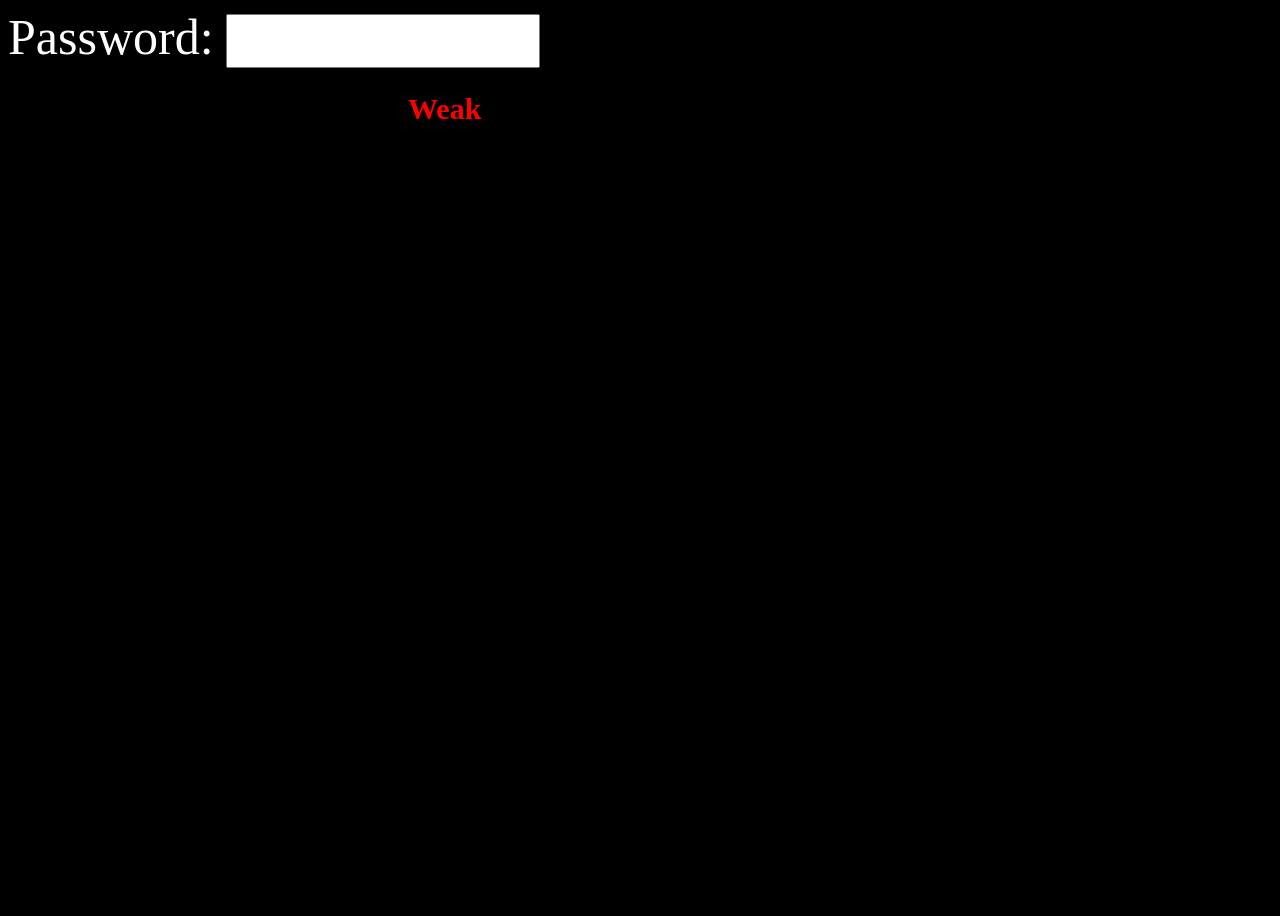
<file: 01_Password_Strength_Checker/index.html>
<!DOCTYPE html>
<html lang="en">

<head>
    <meta charset="UTF-8">
    <meta name="viewport" content="width=device-width, initial-scale=1.0">
    <title>Document</title>
</head>

<body style="background-color: black; height: 100vh; color: white; font-size: 50px;">

    <div>
        <label for="pass">Password: </label>
        <input type="password" id="pass" style="height: 40px; width: 300px; font-size: 40px; padding: 5px;">
        <h2 style="color: red; font-size: 30px; margin-left: 400px;">Weak</h2>
    </div>

    <script src="script.js"></script>
</body>

</html>
</file>
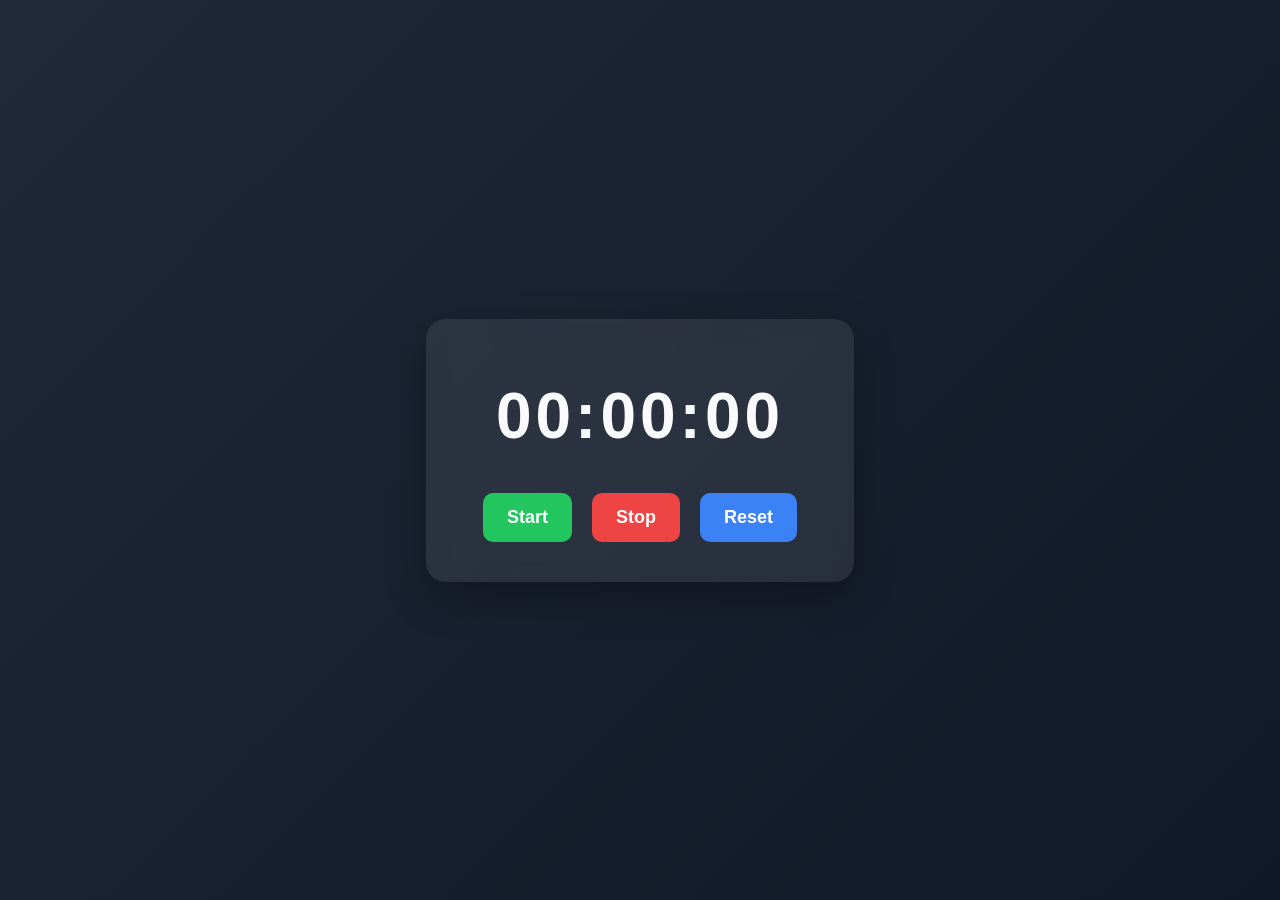
<file: 02_stopWatch/index.html>
<!DOCTYPE html>
<html lang="en">

<head>
    <meta charset="UTF-8">
    <meta name="viewport" content="width=device-width, initial-scale=1.0">
    <title>Stopwatch</title>
    <link rel="stylesheet" href="style.css">
</head>

<body>
    <div id="main">
        <h1>00:00:00</h1>
        <div class="controls">
            <button id="start">Start</button>
            <button id="stop">Stop</button>
            <button id="reset">Reset</button>
        </div>
    </div>

    <script src="script.js"></script>
</body>

</html>
</file>
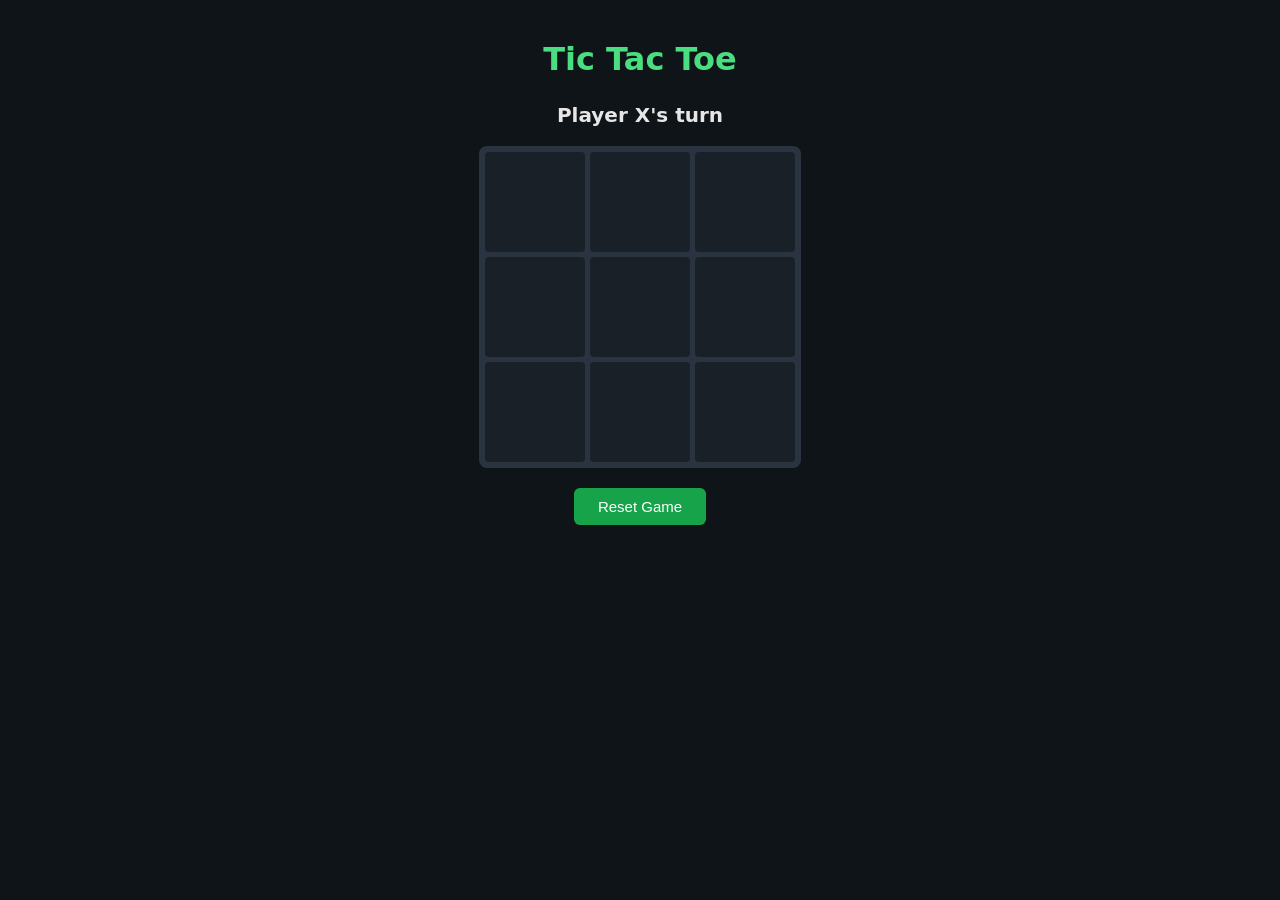
<file: 03_Tic_Tac_Toe/index.html>
<!DOCTYPE html>
<html lang="en">

<head>
    <meta charset="UTF-8" />
    <title>Tic Tac Toe</title>
    <link rel="stylesheet" href="style.css">
</head>

<body>

    <h1>Tic Tac Toe</h1>
    <div id="status">Player X's turn</div>

    <div id="board">
        <button class="cell" id="0"></button>
        <button class="cell" id="1"></button>
        <button class="cell" id="2"></button>
        <button class="cell" id="3"></button>
        <button class="cell" id="4"></button>
        <button class="cell" id="5"></button>
        <button class="cell" id="6"></button>
        <button class="cell" id="7"></button>
        <button class="cell" id="8"></button>
    </div>

    <button class="reset" id="resetBtn">Reset Game</button>

    <script src="./script.js">

    </script>
</body>

</html>
</file>
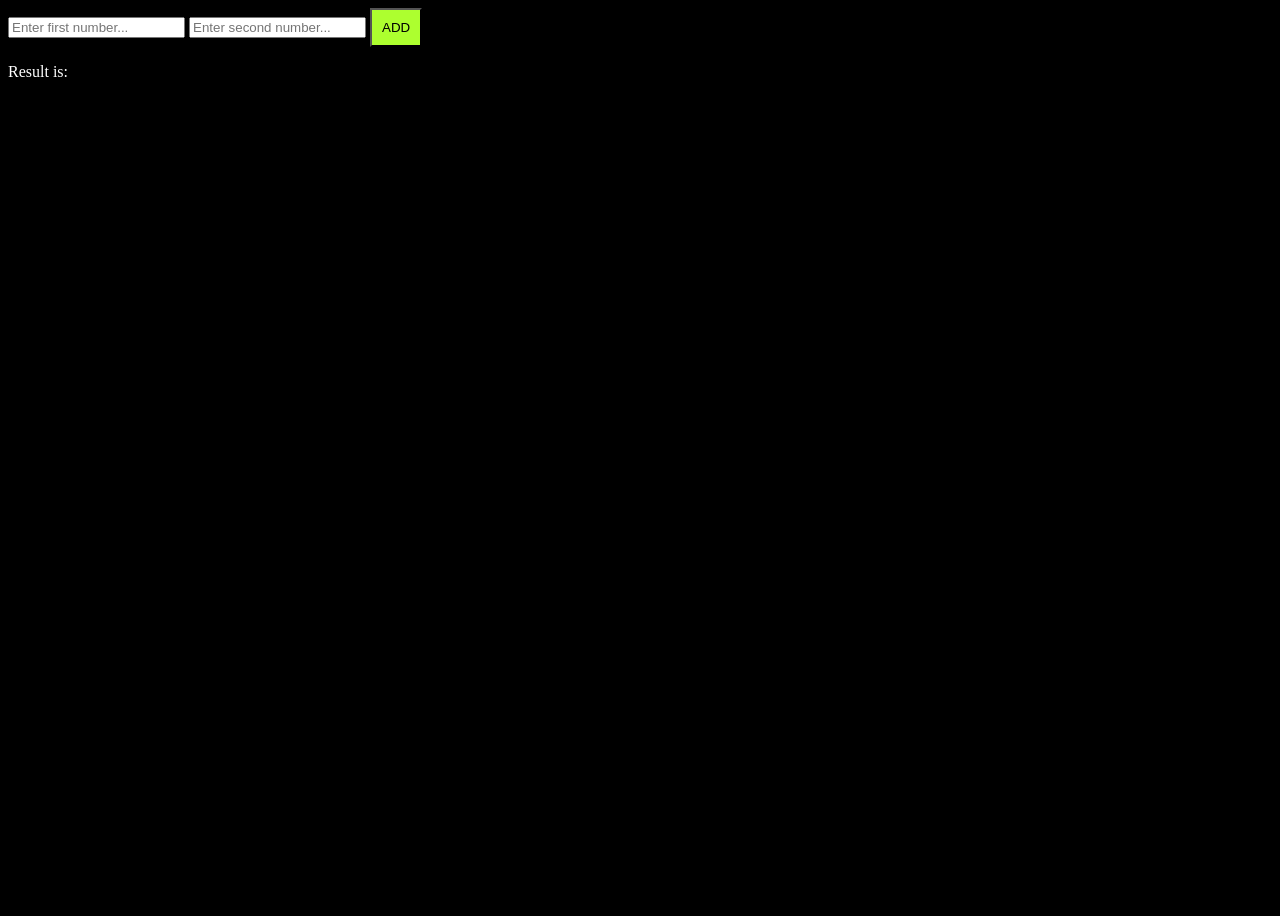
<file: 04_Calculator/index.html>
<!DOCTYPE html>
<html lang="en">

<head>
    <meta charset="UTF-8">
    <meta name="viewport" content="width=device-width, initial-scale=1.0">
    <title>Document</title>
</head>

<body style="background-color: black; height: 100vh; color:  white;">

    <form>
        <input required id="first" type="number" placeholder="Enter first number...">
        <input required id="second" type="number" placeholder="Enter second number...">

        <button type="submit" style="background-color: greenyellow; padding: 10px;">ADD</button>
        <p>Result is: </p>
    </form>
    <script src="script.js"></script>
</body>

</html>
</file>
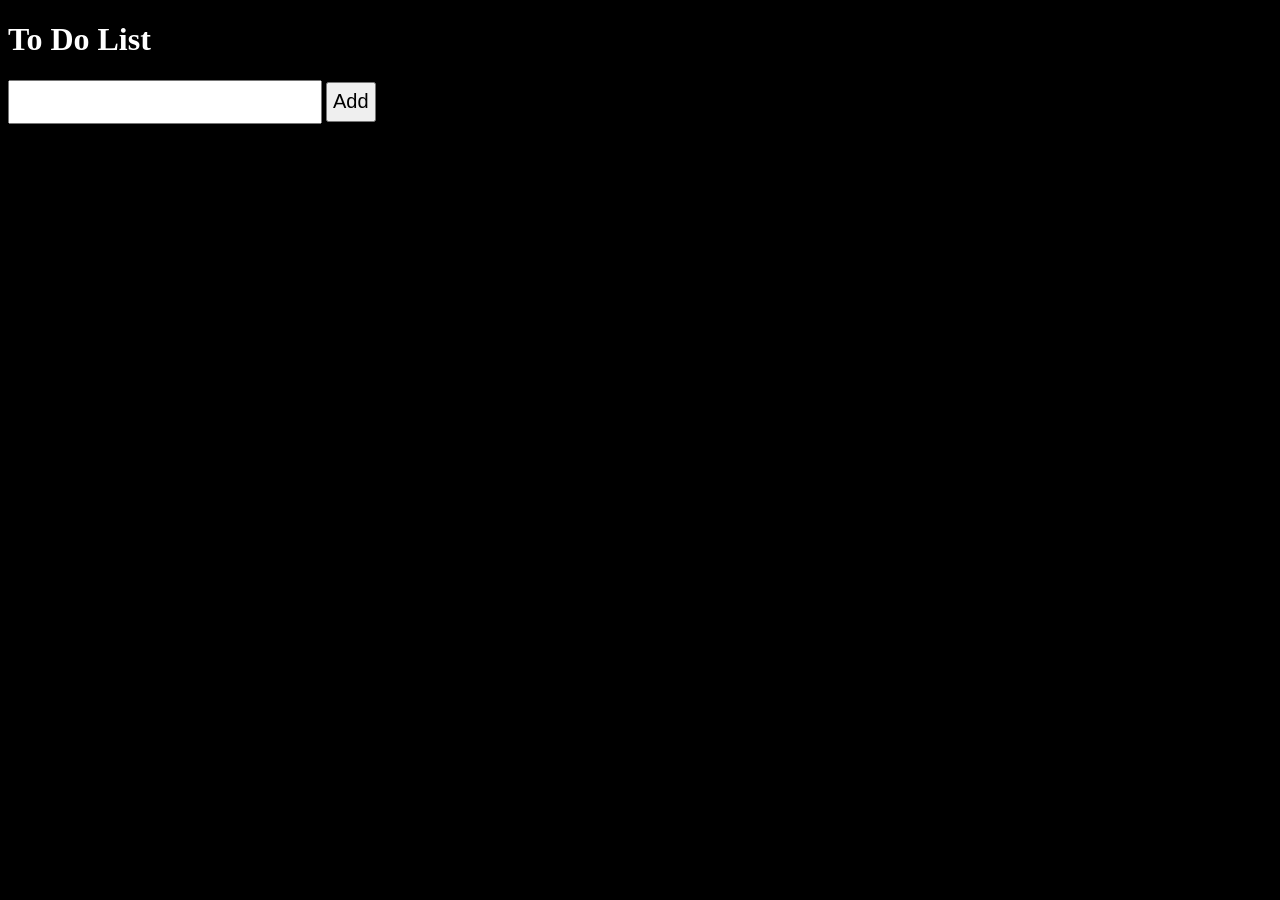
<file: 05_Todo/index.html>
<!DOCTYPE html>
<html lang="en">
<head>
    <meta charset="UTF-8">
    <meta name="viewport" content="width=device-width, initial-scale=1.0">
    <title>Document</title>
</head>
<body style="background-color: black; color: white;">
    <h1>To Do List</h1>
    <form>
        <input type="text" required name="task" id="task" style="width: 300px; height: 30px; padding: 5px; font-size: 20px;">
        <button type="submit" style="height: 40px; padding: 5px; font-size: 20px;">Add</button>
    </form>

    <br><br>
    <div id="allTask"></div>
    
    <script src="script.js"></script>
</body>
</html>
</file>
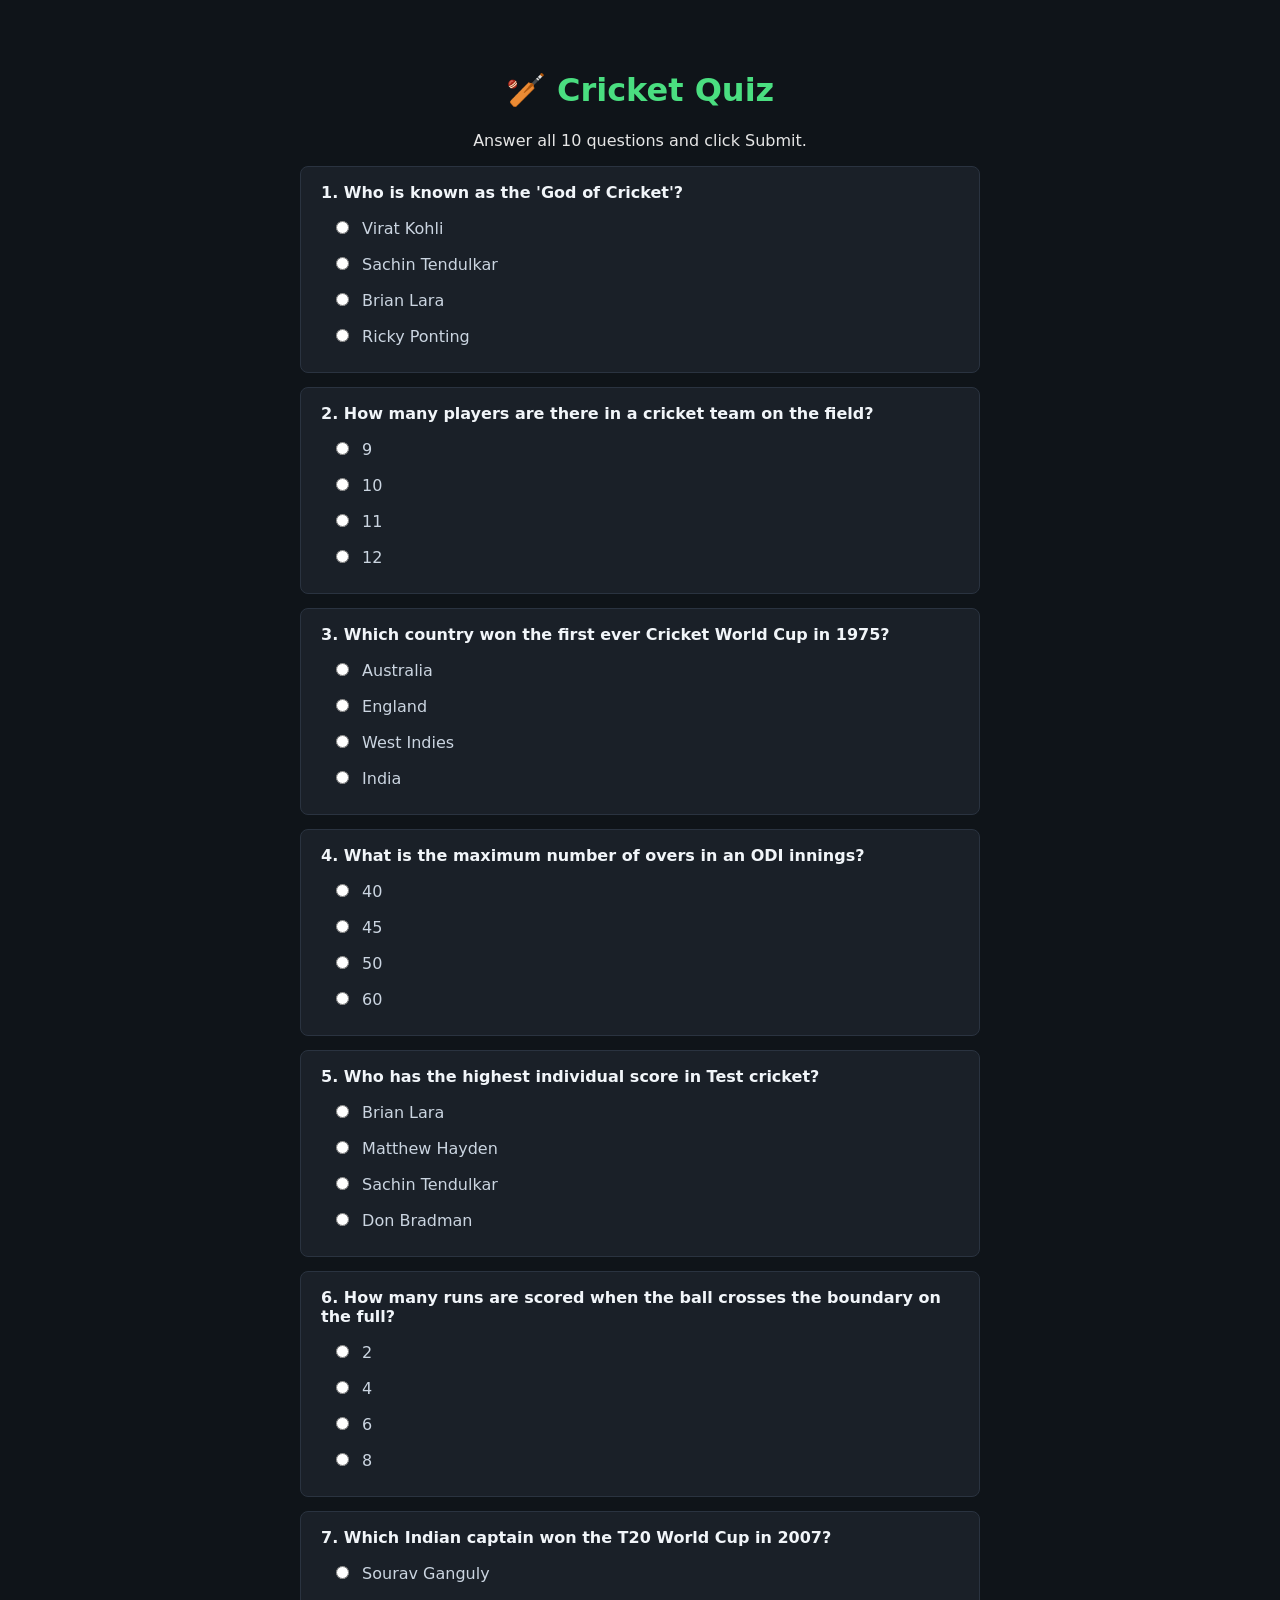
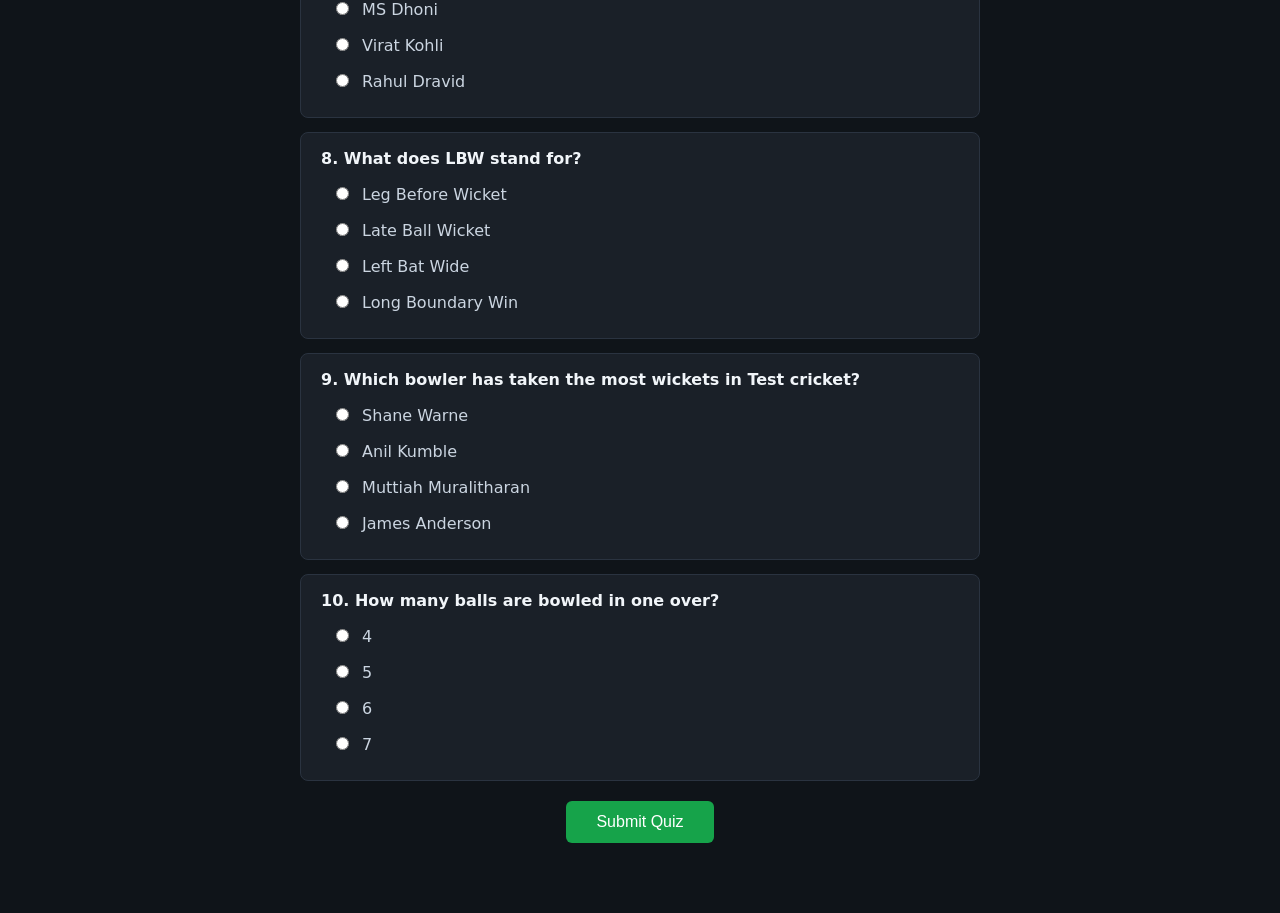
<file: 06_Quiz/index.html>
<!DOCTYPE html>
<html lang="en">

<head>
  <meta charset="UTF-8" />
  <title>Cricket Quiz</title>
  <link rel="stylesheet" href="style.css">
</head>

<body>

  <h1>🏏 Cricket Quiz</h1>
  <p style="text-align:center;">Answer all 10 questions and click Submit.</p>

  <form id="quizForm">

    <div class="question">
      <p>1. Who is known as the 'God of Cricket'?</p>
      <div class="options">
        <label><input type="radio" name="q1" value="Virat Kohli"> Virat Kohli</label>
        <label><input type="radio" name="q1" value="Sachin Tendulkar"> Sachin Tendulkar</label>
        <label><input type="radio" name="q1" value="Brian Lara"> Brian Lara</label>
        <label><input type="radio" name="q1" value="Ricky Ponting"> Ricky Ponting</label>
      </div>
    </div>

    <div class="question">
      <p>2. How many players are there in a cricket team on the field?</p>
      <div class="options">
        <label><input type="radio" name="q2" value="9"> 9</label>
        <label><input type="radio" name="q2" value="10"> 10</label>
        <label><input type="radio" name="q2" value="11"> 11</label>
        <label><input type="radio" name="q2" value="12"> 12</label>
      </div>
    </div>

    <div class="question">
      <p>3. Which country won the first ever Cricket World Cup in 1975?</p>
      <div class="options">
        <label><input type="radio" name="q3" value="Australia"> Australia</label>
        <label><input type="radio" name="q3" value="England"> England</label>
        <label><input type="radio" name="q3" value="West Indies"> West Indies</label>
        <label><input type="radio" name="q3" value="India"> India</label>
      </div>
    </div>

    <div class="question">
      <p>4. What is the maximum number of overs in an ODI innings?</p>
      <div class="options">
        <label><input type="radio" name="q4" value="40"> 40</label>
        <label><input type="radio" name="q4" value="45"> 45</label>
        <label><input type="radio" name="q4" value="50"> 50</label>
        <label><input type="radio" name="q4" value="60"> 60</label>
      </div>
    </div>

    <div class="question">
      <p>5. Who has the highest individual score in Test cricket?</p>
      <div class="options">
        <label><input type="radio" name="q5" value="Brian Lara"> Brian Lara</label>
        <label><input type="radio" name="q5" value="Matthew Hayden"> Matthew Hayden</label>
        <label><input type="radio" name="q5" value="Sachin Tendulkar"> Sachin Tendulkar</label>
        <label><input type="radio" name="q5" value="Don Bradman"> Don Bradman</label>
      </div>
    </div>

    <div class="question">
      <p>6. How many runs are scored when the ball crosses the boundary on the full?</p>
      <div class="options">
        <label><input type="radio" name="q6" value="2"> 2</label>
        <label><input type="radio" name="q6" value="4"> 4</label>
        <label><input type="radio" name="q6" value="6"> 6</label>
        <label><input type="radio" name="q6" value="8"> 8</label>
      </div>
    </div>

    <div class="question">
      <p>7. Which Indian captain won the T20 World Cup in 2007?</p>
      <div class="options">
        <label><input type="radio" name="q7" value="Sourav Ganguly"> Sourav Ganguly</label>
        <label><input type="radio" name="q7" value="MS Dhoni"> MS Dhoni</label>
        <label><input type="radio" name="q7" value="Virat Kohli"> Virat Kohli</label>
        <label><input type="radio" name="q7" value="Rahul Dravid"> Rahul Dravid</label>
      </div>
    </div>

    <div class="question">
      <p>8. What does LBW stand for?</p>
      <div class="options">
        <label><input type="radio" name="q8" value="Leg Before Wicket"> Leg Before Wicket</label>
        <label><input type="radio" name="q8" value="Late Ball Wicket"> Late Ball Wicket</label>
        <label><input type="radio" name="q8" value="Left Bat Wide"> Left Bat Wide</label>
        <label><input type="radio" name="q8" value="Long Boundary Win"> Long Boundary Win</label>
      </div>
    </div>

    <div class="question">
      <p>9. Which bowler has taken the most wickets in Test cricket?</p>
      <div class="options">
        <label><input type="radio" name="q9" value="Shane Warne"> Shane Warne</label>
        <label><input type="radio" name="q9" value="Anil Kumble"> Anil Kumble</label>
        <label><input type="radio" name="q9" value="Muttiah Muralitharan"> Muttiah Muralitharan</label>
        <label><input type="radio" name="q9" value="James Anderson"> James Anderson</label>
      </div>
    </div>

    <div class="question">
      <p>10. How many balls are bowled in one over?</p>
      <div class="options">
        <label><input type="radio" name="q10" value="4"> 4</label>
        <label><input type="radio" name="q10" value="5"> 5</label>
        <label><input type="radio" name="q10" value="6"> 6</label>
        <label><input type="radio" name="q10" value="7"> 7</label>
      </div>
    </div>

    <button type="submit">Submit Quiz</button>
  </form>

  <div id="output"></div>

  <script src="./script.js">
  </script>
</body>

</html>
</file>
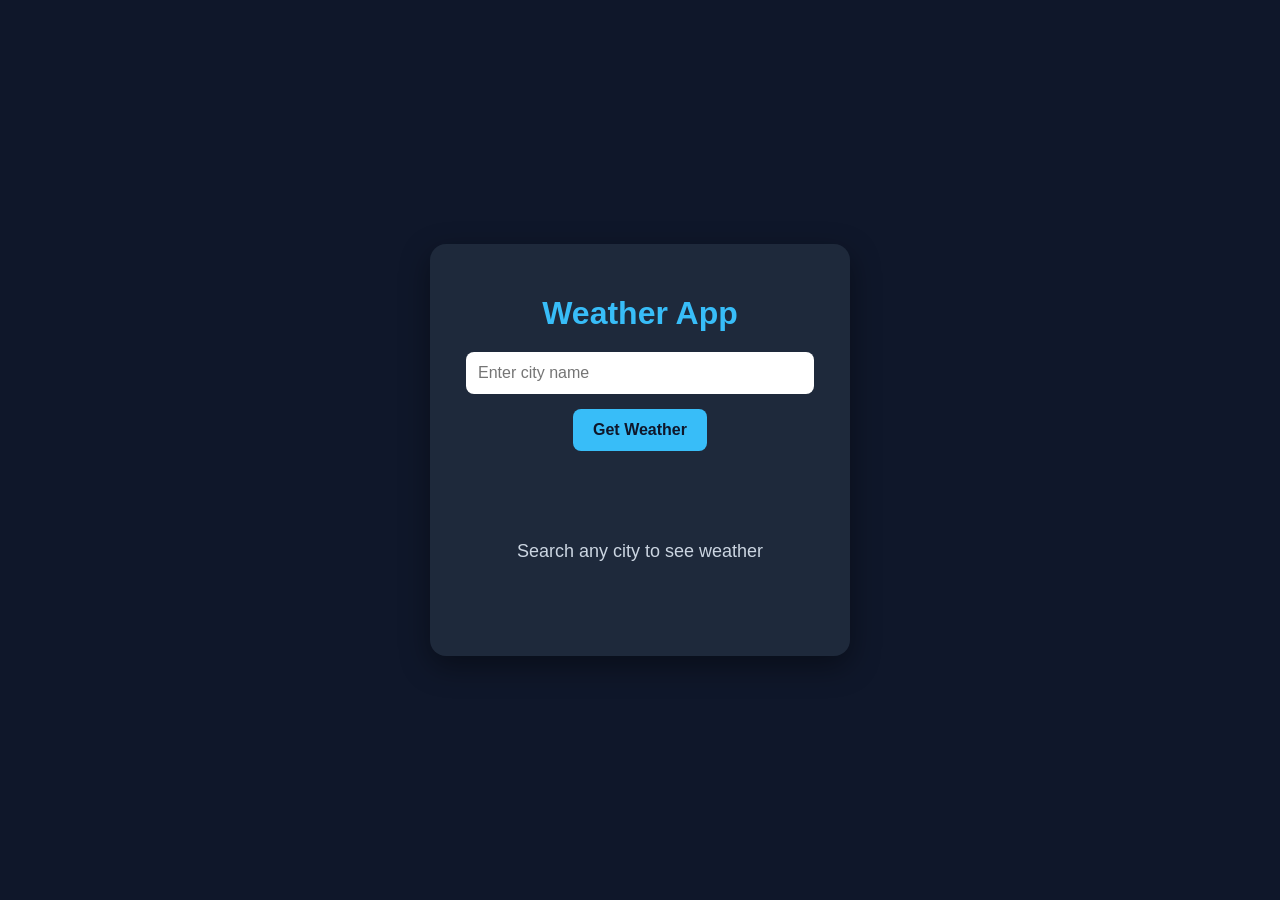
<file: 07_weather_project/index.html>
<!DOCTYPE html>
<html lang="en">
<head>
  <meta charset="UTF-8" />
  <meta name="viewport" content="width=device-width, initial-scale=1.0" />
  <title>Weather App</title>
  <link rel="stylesheet" href="style.css">

</head>

<body>

  <div class="container">
    <h1>Weather App</h1>

    <input type="text" id="cityInput" placeholder="Enter city name" />

    <br />

    <button id="weatherButton">Get Weather</button>

    <div class="weather-box" id="weatherBox">
      <p class="condition">Search any city to see weather</p>
    </div>
  </div>

   <script src="./script.js"></script>

</body>
</html>
</file>
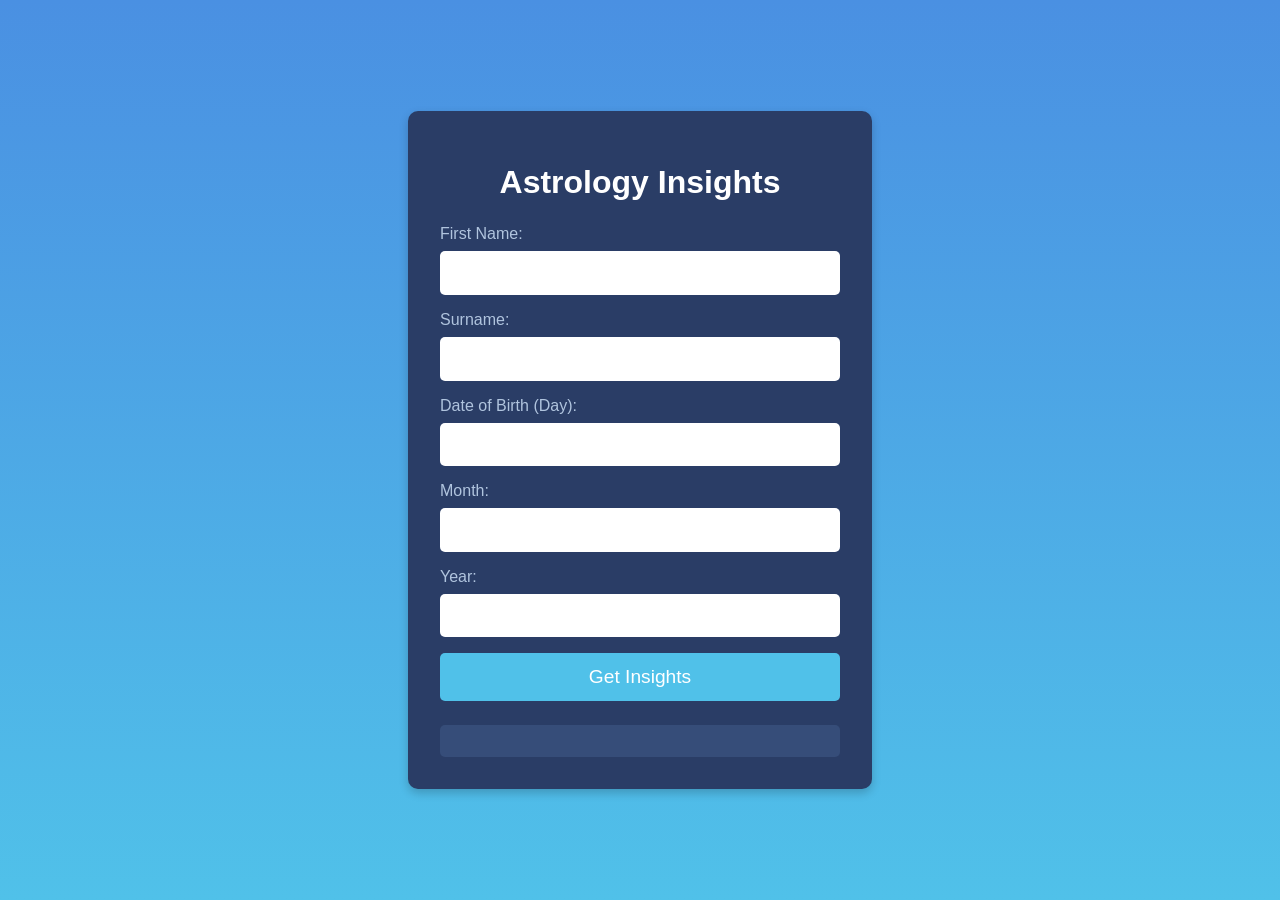
<file: 08_Astrology/index.html>
<!DOCTYPE html>
<html lang="en">
<head>
    <meta charset="UTF-8">
    <meta name="viewport" content="width=device-width, initial-scale=1.0">
    <title>Document</title>
    <link rel="stylesheet" href="./style.css">
</head>
<body>
     <div class="container">
        <h1>Astrology Insights</h1>
        <form id="astroForm">
            <label for="name">First Name:</label>
            <input type="text" id="name" name="name" required>

            <label for="surname">Surname:</label>
            <input type="text" id="surname" name="surname" required>

            <label for="day">Date of Birth (Day):</label>
            <input type="number" id="day" name="day" min="1" max="31" required>

            <label for="month">Month:</label>
            <input type="number" id="month" name="month" min="1" max="12" required>

            <label for="year">Year:</label>
            <input type="number" id="year" name="year" min="1900" max="2025" required>

            <input type="submit" value="Get Insights">
        </form>
        <div class="result" id="result"></div>
    </div>
</body>
<script src="./script.js"></script>
</html>
</file>
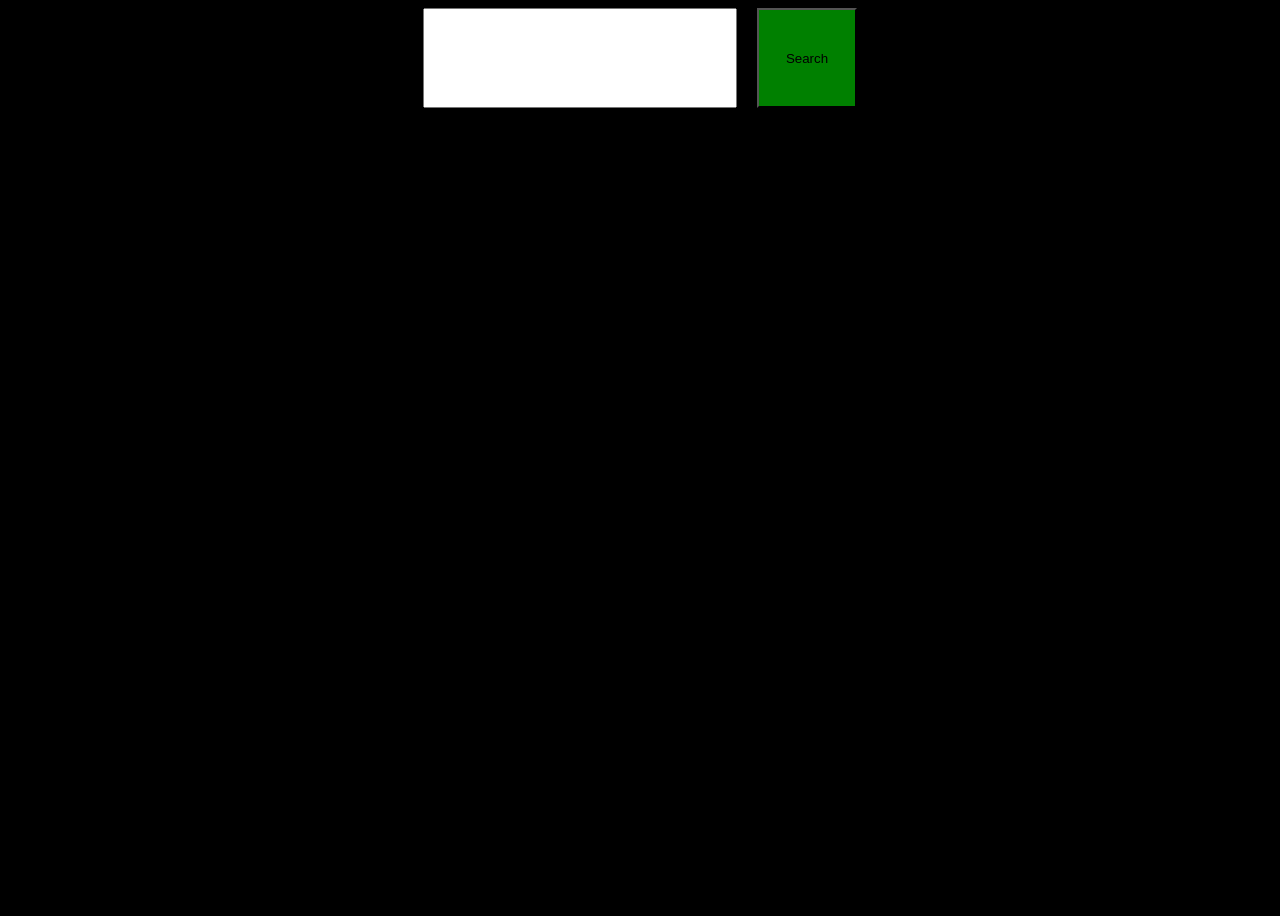
<file: 09_No_of_user_search/index.html>
<!DOCTYPE html>
<html lang="en">
<head>
    <meta charset="UTF-8">
    <meta name="viewport" content="width=device-width, initial-scale=1.0">
    <title>Document</title>
</head>
<body style="background-color: black; color: white; font-size: 20px; height: 100vh;">
    
    <div style="display: flex; justify-content: center; gap: 20px; margin-bottom: 50px;">
        <input type="number" style="width: 300px; padding: 5px; font-size: 40px;">
        <button style="background-color: green; padding: 5px; height: 100px; width: 100px;">Search</button>
    </div>

    <div id="root" style="display: flex; justify-content: center; flex-wrap: wrap; gap: 35px;"></div>
    
    <script src="./script.js"></script>
</body>
</html>
</file>
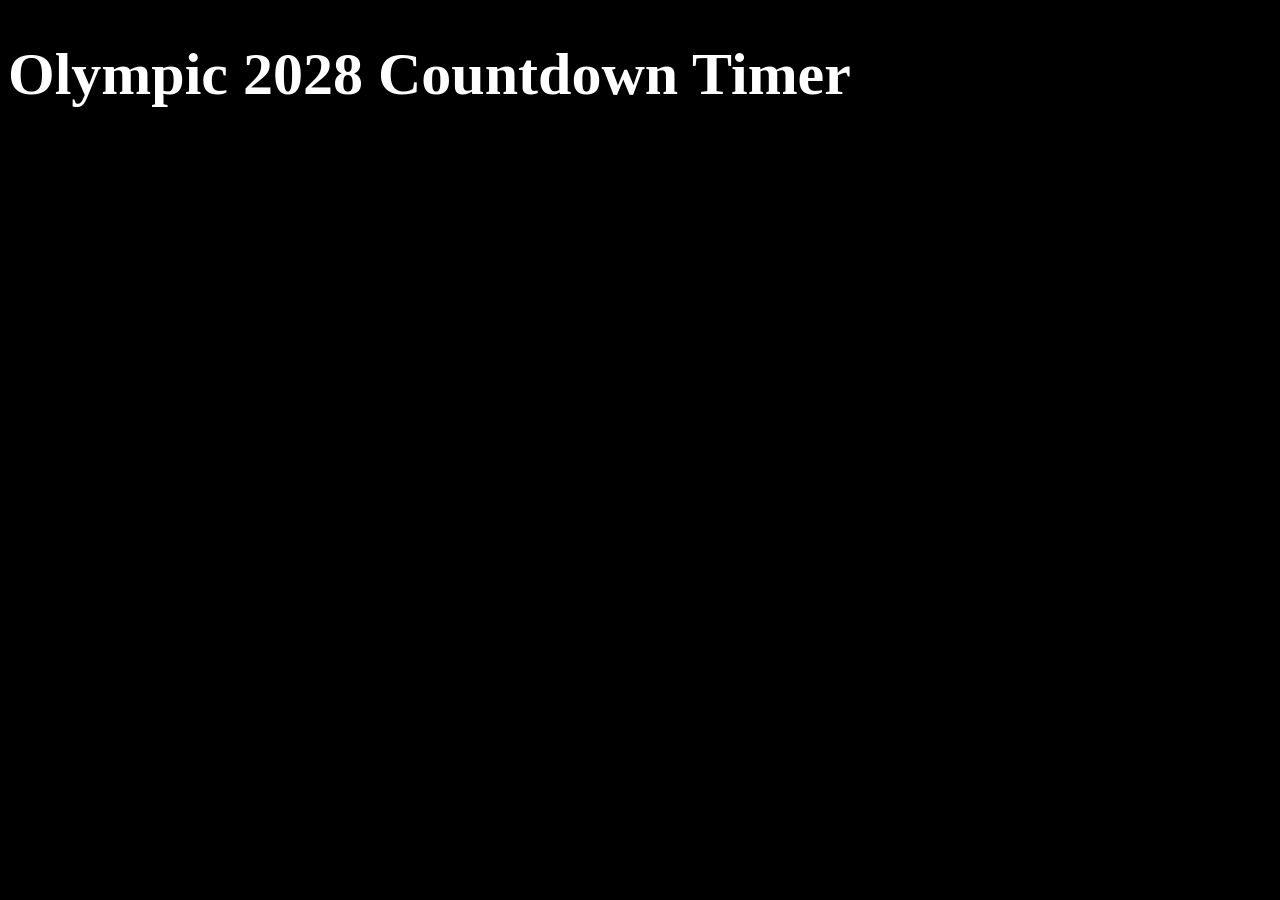
<file: 10_TimeCountDown/index.html>
<!DOCTYPE html>
<html lang="en">
<head>
    <meta charset="UTF-8">
    <meta name="viewport" content="width=device-width, initial-scale=1.0">
    <title>Document</title>
</head>
<body style="background-color: black; color: white; font-size: 30px;">
    <h1>Olympic 2028 Countdown Timer</h1>
    <h2></h2>


    <script src="script.js"></script>
</body>
</html>
</file>
<file: 02_stopWatch/style.css>
body {
    margin: 0;
    min-height: 100vh;
    display: flex;
    justify-content: center;
    align-items: center;
    font-family: Arial, Helvetica, sans-serif;
    background: linear-gradient(135deg, #1f2937, #111827);
    color: #f9fafb;
}

#main {
    background: rgba(255, 255, 255, 0.08);
    padding: 40px 50px;
    border-radius: 20px;
    box-shadow: 0 15px 40px rgba(0, 0, 0, 0.3);
    backdrop-filter: blur(10px);
    text-align: center;
}

h1 {
    margin: 0;
    padding: 20px;
    font-size: 64px;
    font-weight: 700;
    letter-spacing: 4px;
}

.controls {
    display: flex;
    gap: 20px;
    margin-top: 20px;
    justify-content: center;
}

button {
    padding: 14px 24px;
    font-size: 18px;
    font-weight: bold;
    border: none;
    border-radius: 10px;
    cursor: pointer;
    transition: transform 0.2s ease, background 0.2s ease;
    color: white;
}

button:hover {
    transform: translateY(-2px);
}

#start {
    background: #22c55e;
}

#stop {
    background: #ef4444;
}

#reset {
    background: #3b82f6;
}
</file>
<file: 03_Tic_Tac_Toe/style.css>
* {
    margin: 0;
    padding: 0;
    box-sizing: border-box;
}

body {
    font-family: system-ui, sans-serif;
    background: #0f1419;
    color: #e6e6e6;
    min-height: 100vh;
    margin: 0;
    display: flex;
    flex-direction: column;
    align-items: center;
    padding: 40px 20px;
}

h1 {
    color: #4ade80;
    margin: 0 0 10px;
}

#status {
    font-size: 20px;
    font-weight: 600;
    margin: 15px 0;
    min-height: 28px;
}

/* The board is just a 3x3 CSS grid — no positioning math needed.
       The browser handles laying out the 9 cells for us. */
#board {
    display: grid;
    grid-template-columns: repeat(3, 100px);
    grid-template-rows: repeat(3, 100px);
    gap: 5px;
    background: #2a3340;
    padding: 6px;
    border-radius: 8px;
}


.cell {
    background: #1a2028;
    border: none;
    font-size: 48px;
    font-weight: 700;
    color: #f1f5f9;
    cursor: pointer;
    border-radius: 4px;
}

.cell:hover:not(:disabled) {
    background: #243042;
}

.cell:disabled {
    cursor: not-allowed;
}

.x {
    color: #60a5fa;
}

.o {
    color: #f87171;
    
}

button.reset {
    margin-top: 20px;
    padding: 10px 24px;
    font-size: 15px;
    background: #16a34a;
    color: #fff;
    border: none;
    border-radius: 6px;
    cursor: pointer;
}

button.reset:hover {
    background: #15803d;
}
</file>
<file: 06_Quiz/style.css>
* {
    box-sizing: border-box;
}

body {
    font-family: system-ui, sans-serif;
    max-width: 720px;
    margin: 30px auto;
    padding: 20px;
    background: #0f1419;
    color: #e6e6e6;
}

h1 {
    text-align: center;
    color: #4ade80;
}

.question {
    background: #1a2028;
    border: 1px solid #2a3340;
    border-radius: 8px;
    padding: 16px 20px;
    margin-bottom: 14px;
}

.question p {
    font-weight: 600;
    margin: 0 0 10px;
    color: #f1f5f9;
}

.options label {
    display: block;
    padding: 6px 10px;
    margin: 4px 0;
    border-radius: 6px;
    cursor: pointer;
    color: #cbd5e1;
}

.options label:hover {
    background: #243042;
}

.options input {
    margin-right: 8px;
}

button {
    display: block;
    margin: 20px auto;
    padding: 12px 30px;
    font-size: 16px;
    background: #16a34a;
    color: #fff;
    border: none;
    border-radius: 6px;
    cursor: pointer;
}

button:hover {
    background: #15803d;
}

.correct {
    background: #14532d !important;
    color: #d4f5dd !important;
}

.wrong {
    background: #7f1d1d !important;
    color: #fbd6d6 !important;
}

.missed {
    background: #713f12 !important;
    color: #fde68a !important;
}

#result {
    text-align: center;
    font-size: 20px;
    font-weight: 700;
    margin-top: 20px;
    padding: 15px;
    border-radius: 8px;
    display: none;
    color: #f1f5f9;
}
</file>
<file: 07_weather_project/style.css>
body {
        margin: 0;
        font-family: Arial, sans-serif;
        background-color: #0f172a;
        color: white;
        height: 100vh;
        display: flex;
        justify-content: center;
        align-items: center;
    }

    .container {
        background-color: #1e293b;
        padding: 30px;
        border-radius: 16px;
        width: 360px;
        text-align: center;
        box-shadow: 0 10px 30px rgba(0, 0, 0, 0.4);
    }

    h1 {
        margin-bottom: 20px;
        color: #38bdf8;
    }

    input {
        width: 90%;
        padding: 12px;
        border: none;
        outline: none;
        border-radius: 8px;
        font-size: 16px;
        margin-bottom: 15px;
    }

    button {
        padding: 12px 20px;
        border: none;
        border-radius: 8px;
        background-color: #38bdf8;
        color: #0f172a;
        font-size: 16px;
        cursor: pointer;
        font-weight: bold;
    }

    button:hover {
        background-color: #0ea5e9;
    }

    .weather-box {
        margin-top: 25px;
        min-height: 150px;
        display: flex;
        flex-direction: column;
        justify-content: center;
        align-items: center;
    }

    .city-name {
        font-size: 24px;
        margin-bottom: 10px;
    }

    .temperature {
        font-size: 46px;
        font-weight: bold;
        margin: 8px 0;
    }

    .condition {
        font-size: 18px;
        color: #cbd5e1;
    }

    .error {
        color: #f87171;
        font-size: 18px;
    }

    .loading {
        color: #38bdf8;
        font-size: 18px;
    }
</file>
<file: 08_Astrology/style.css>
body {
    font-family: Arial, sans-serif;
    margin: 0;
    padding: 0;
    background: linear-gradient(to bottom, #4a90e2, #50c1e9);
    color: #fff;
    display: flex;
    justify-content: center;
    align-items: center;
    height: 100vh;
}

.container {
    background: #2a3d66;
    padding: 2rem;
    border-radius: 10px;
    box-shadow: 0 4px 10px rgba(0, 0, 0, 0.2);
    text-align: center;
    width: 90%;
    max-width: 400px;
}

.container h1 {
    font-size: 2rem;
    margin-bottom: 1.5rem;
}

form {
    display: flex;
    flex-direction: column;
}

label {
    font-size: 1rem;
    margin-bottom: 0.5rem;
    text-align: left;
    color: #b0c4de;
}

input[type="text"],
input[type="number"] {
    padding: 0.8rem;
    margin-bottom: 1rem;
    border: none;
    border-radius: 5px;
    font-size: 1rem;
}

input[type="submit"] {
    padding: 0.8rem;
    border: none;
    border-radius: 5px;
    background: #50c1e9;
    color: #fff;
    font-size: 1.2rem;
    cursor: pointer;
    transition: background 0.3s ease;
}

input[type="submit"]:hover {
    background: #3a9bc7;
}

.result {
    margin-top: 1.5rem;
    font-size: 1.2rem;
    background: #364d79;
    padding: 1rem;
    border-radius: 5px;
}
</file>
